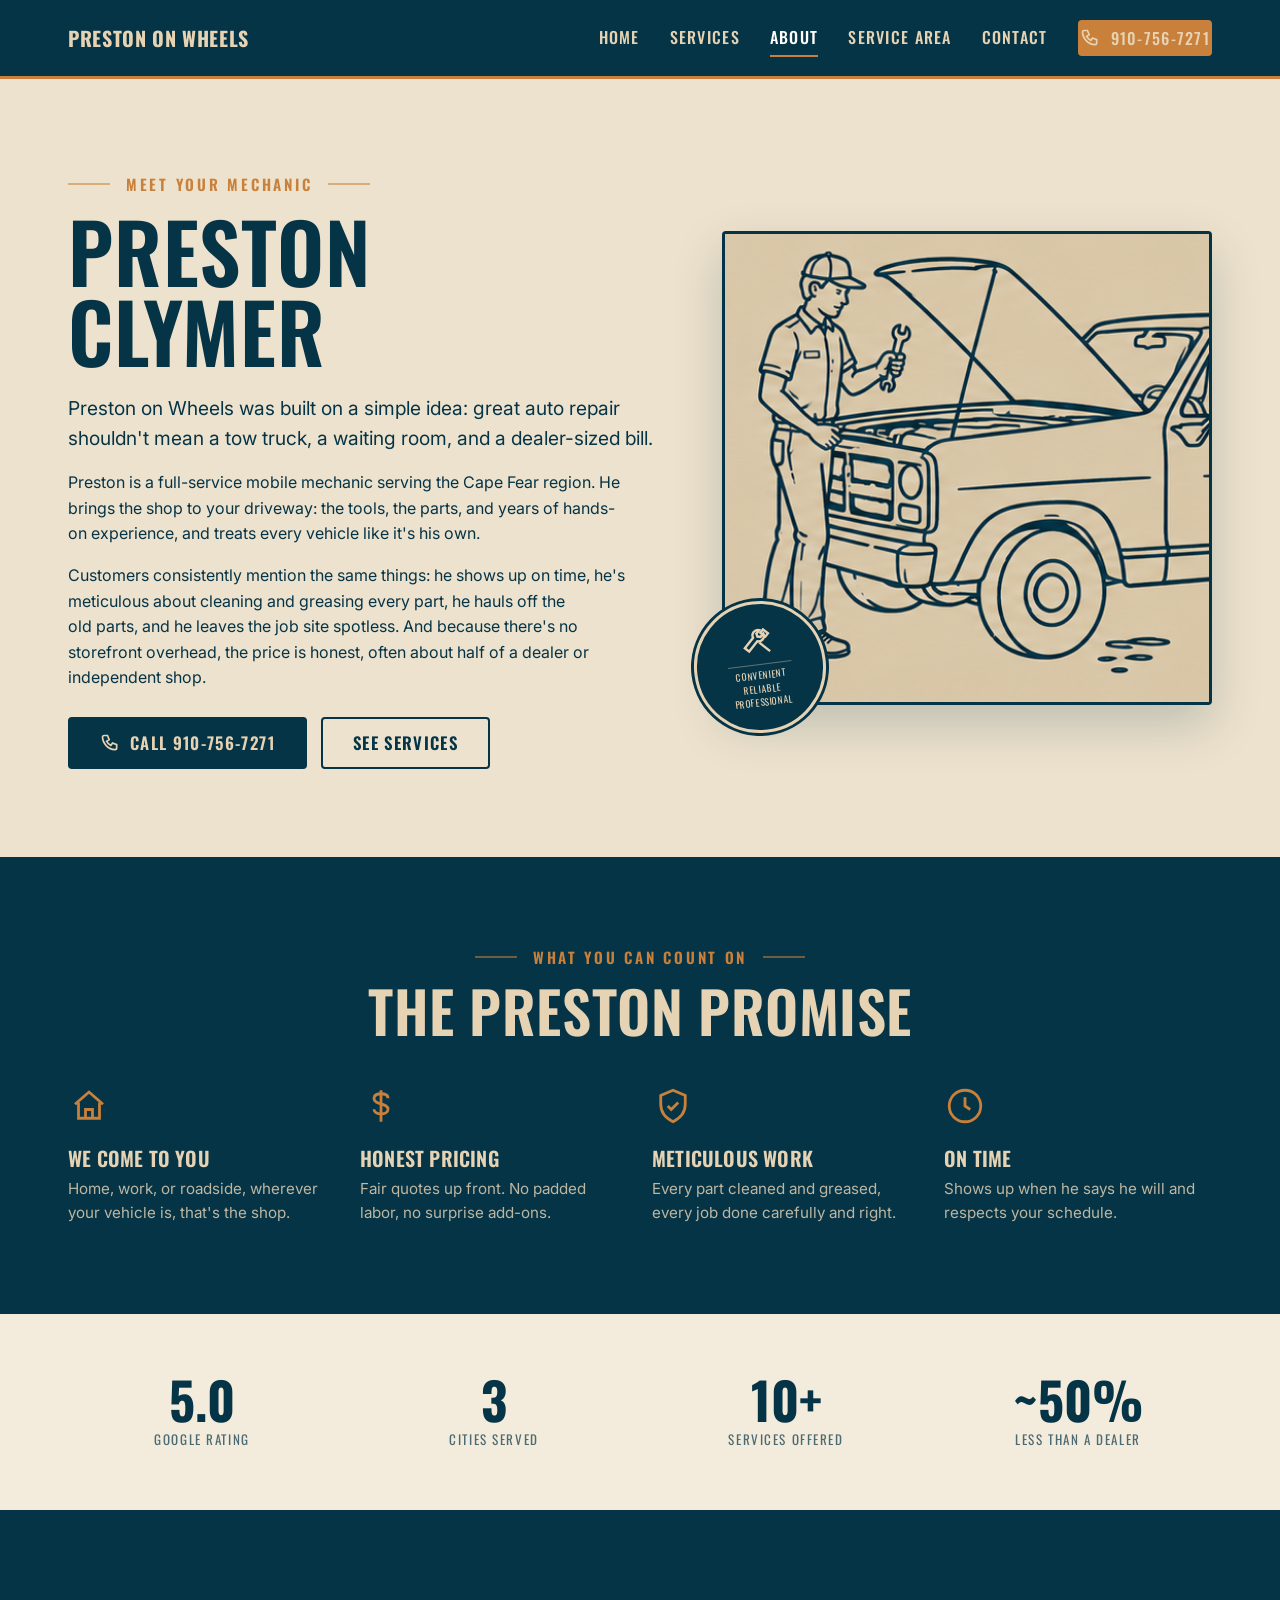
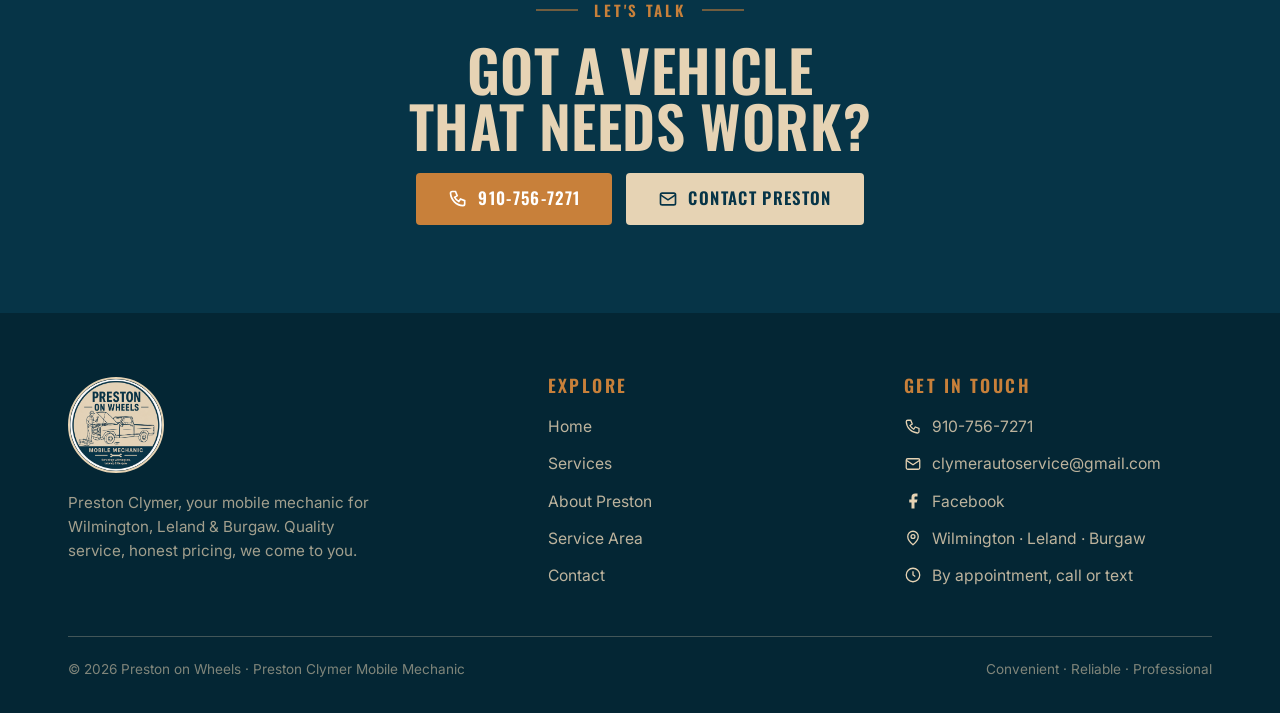
<file: about.html>
<!DOCTYPE html>
<html lang="en" data-font="oswald">
<head>
<meta charset="UTF-8" />
<meta name="viewport" content="width=device-width, initial-scale=1.0" />
<title>About · Preston on Wheels</title>
<meta name="description" content="Meet Preston Clymer, the mobile mechanic behind Preston on Wheels: honest, meticulous auto repair that comes to you in Wilmington, Leland & Burgaw, NC." />
<link rel="stylesheet" href="styles.css" />
</head>
<body>

<header class="nav">
  <div class="container nav__inner">
    <a class="nav__brand" href="index.html">
      <span class="nav__brand-text"><span>Preston on Wheels</span></span>
    </a>
    <button class="nav__toggle" aria-label="Menu" onclick="document.getElementById('navlinks').classList.toggle('open')">
      <svg width="28" height="28"><use href="assets/icons.svg#i-menu"/></svg>
    </button>
    <nav class="nav__links" id="navlinks">
      <a href="index.html">Home</a>
      <a href="services.html">Services</a>
      <a href="about.html" aria-current="page">About</a>
      <a href="index.html#area">Service Area</a>
      <a href="contact.html">Contact</a>
      <a class="btn btn--amber nav__phone" href="tel:9107567271"><svg><use href="assets/icons.svg#i-phone"/></svg> 910-756-7271</a>
    </nav>
  </div>
</header>

<!-- intro split -->
<section class="section section--cream about-intro">
  <div class="container about-intro__grid">
    <div class="about-intro__text reveal">
      <span class="eyebrow eyebrow--amber both">Meet Your Mechanic</span>
      <h1 class="display">Preston<br/>Clymer</h1>
      <p class="lead">Preston on Wheels was built on a simple idea: great auto repair shouldn't mean a tow truck, a waiting room, and a dealer-sized bill.</p>
      <p>Preston is a full-service mobile mechanic serving the Cape Fear region. He brings the shop to your driveway: the tools, the parts, and years of hands-on experience, and treats every vehicle like it's his own.</p>
      <p>Customers consistently mention the same things: he shows up on time, he's meticulous about cleaning and greasing every part, he hauls off the old parts, and he leaves the job site spotless. And because there's no storefront overhead, the price is honest, often about half of a dealer or independent shop.</p>
      <div class="about-cta">
        <a class="btn btn--navy" href="tel:9107567271"><svg><use href="assets/icons.svg#i-phone"/></svg> Call 910-756-7271</a>
        <a class="btn btn--outline on-cream" href="services.html">See Services</a>
      </div>
    </div>
    <div class="about-intro__art reveal">
      <img class="about-photo" src="assets/mechanic-vignette.png" alt="Preston working under the hood" />
      <div class="emblem about-emblem">
        <svg><use href="assets/icons.svg#i-tools"/></svg>
        <div class="rule"></div>
        <span>Convenient<br/>Reliable<br/>Professional</span>
      </div>
    </div>
  </div>
</section>

<!-- values -->
<section class="section section--navy">
  <div class="container">
    <div class="reviews-head reveal">
      <span class="eyebrow eyebrow--amber eyebrow--center both">What You Can Count On</span>
      <h2 class="section-title" style="text-align:center">The Preston promise</h2>
    </div>
    <div class="promise-grid reveal">
      <div class="promise"><svg><use href="assets/icons.svg#i-house"/></svg><h3>We Come To You</h3><p>Home, work, or roadside, wherever your vehicle is, that's the shop.</p></div>
      <div class="promise"><svg><use href="assets/icons.svg#i-dollar"/></svg><h3>Honest Pricing</h3><p>Fair quotes up front. No padded labor, no surprise add-ons.</p></div>
      <div class="promise"><svg><use href="assets/icons.svg#i-shield"/></svg><h3>Meticulous Work</h3><p>Every part cleaned and greased, every job done carefully and right.</p></div>
      <div class="promise"><svg><use href="assets/icons.svg#i-clock"/></svg><h3>On Time</h3><p>Shows up when he says he will and respects your schedule.</p></div>
    </div>
  </div>
</section>

<!-- stat band -->
<section class="section section--soft section--tight">
  <div class="container stat-row reveal">
    <div class="stat"><span class="stat__n">5.0</span><span class="stat__l">Google Rating</span></div>
    <div class="stat"><span class="stat__n">3</span><span class="stat__l">Cities Served</span></div>
    <div class="stat"><span class="stat__n">10+</span><span class="stat__l">Services Offered</span></div>
    <div class="stat"><span class="stat__n">~50%</span><span class="stat__l">Less Than A Dealer</span></div>
  </div>
</section>

<!-- CTA -->
<section class="section section--navy cta-band">
  <div class="container cta-band__inner reveal">
    <span class="eyebrow eyebrow--amber eyebrow--center both">Let's talk</span>
    <h2 class="section-title">Got a vehicle<br/>that needs work?</h2>
    <div class="cta-band__actions">
      <a class="btn btn--amber" href="tel:9107567271"><svg><use href="assets/icons.svg#i-phone"/></svg> 910-756-7271</a>
      <a class="btn btn--cream" href="contact.html"><svg><use href="assets/icons.svg#i-mail"/></svg> Contact Preston</a>
    </div>
  </div>
</section>

<footer class="footer">
  <div class="container">
    <div class="footer__grid">
      <div class="footer__brand">
        <img src="assets/logo-circle.png" alt="Preston on Wheels" />
        <p>Preston Clymer, your mobile mechanic for Wilmington, Leland &amp; Burgaw. Quality service, honest pricing, we come to you.</p>
      </div>
      <div>
        <h4>Explore</h4>
        <ul>
          <li><a href="index.html">Home</a></li>
          <li><a href="services.html">Services</a></li>
          <li><a href="about.html">About Preston</a></li>
          <li><a href="index.html#area">Service Area</a></li>
          <li><a href="contact.html">Contact</a></li>
        </ul>
      </div>
      <div>
        <h4>Get In Touch</h4>
        <ul class="footer__contact">
          <li><a href="tel:9107567271"><svg><use href="assets/icons.svg#i-phone"/></svg> 910-756-7271</a></li>
          <li><a href="mailto:clymerautoservice@gmail.com"><svg><use href="assets/icons.svg#i-mail"/></svg> clymerautoservice@gmail.com</a></li>
          <li><a href="https://www.facebook.com/p/Preston-on-Wheels-61576012821730/" target="_blank" rel="noopener"><svg width="18" height="18" viewBox="0 0 24 24" style="fill:currentColor;stroke:none;flex:none"><path d="M18 2h-3a5 5 0 0 0-5 5v3H7v4h3v8h4v-8h3l1-4h-4V7a1 1 0 0 1 1-1h3z"/></svg> Facebook</a></li>
          <li><svg><use href="assets/icons.svg#i-pin"/></svg> Wilmington · Leland · Burgaw</li>
          <li><svg><use href="assets/icons.svg#i-clock"/></svg> By appointment, call or text</li>
        </ul>
      </div>
    </div>
    <div class="footer__bottom">
      <span>© 2026 Preston on Wheels · Preston Clymer Mobile Mechanic</span>
      <span>Convenient · Reliable · Professional</span>
    </div>
  </div>
</footer>

<script src="site.js"></script>
</body>
</html>
</file>
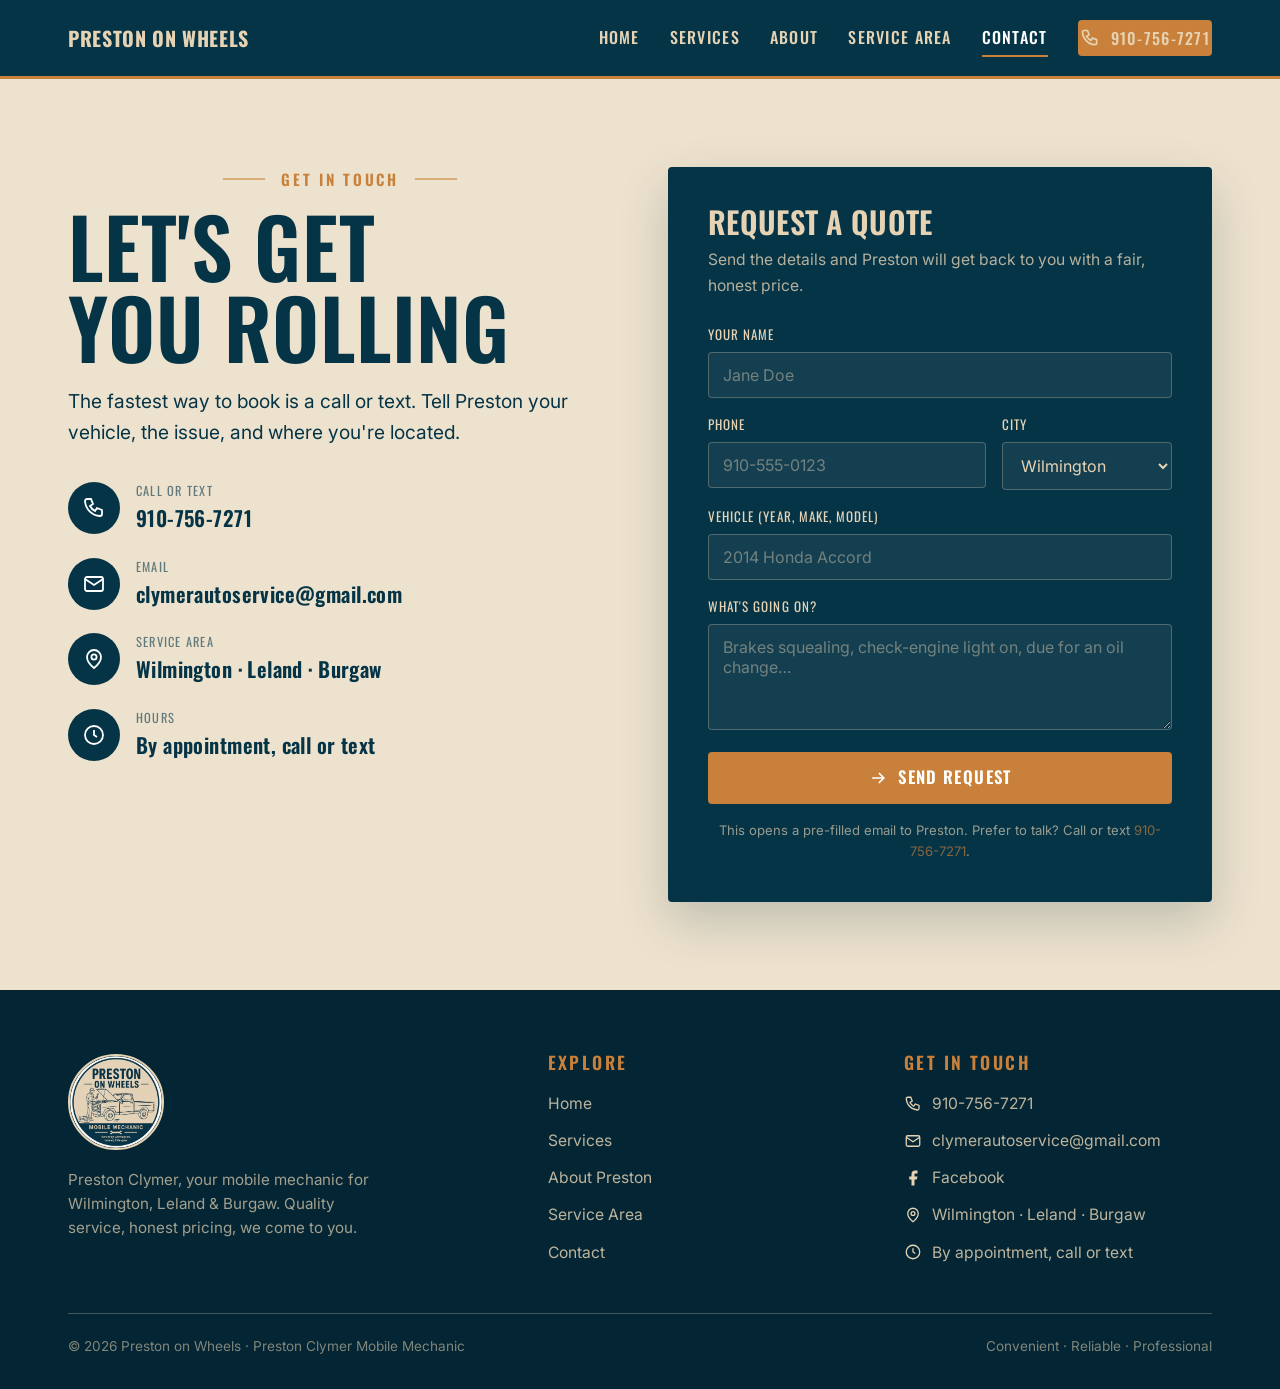
<file: contact.html>
<!DOCTYPE html>
<html lang="en" data-font="oswald">
<head>
<meta charset="UTF-8" />
<meta name="viewport" content="width=device-width, initial-scale=1.0" />
<title>Contact · Preston on Wheels</title>
<meta name="description" content="Call, text or email Preston on Wheels to book mobile auto repair in Wilmington, Leland & Burgaw, NC. 910-756-7271 · clymerautoservice@gmail.com" />
<link rel="stylesheet" href="styles.css" />
</head>
<body>

<header class="nav">
  <div class="container nav__inner">
    <a class="nav__brand" href="index.html">
      <span class="nav__brand-text"><span>Preston on Wheels</span></span>
    </a>
    <button class="nav__toggle" aria-label="Menu" onclick="document.getElementById('navlinks').classList.toggle('open')">
      <svg width="28" height="28"><use href="assets/icons.svg#i-menu"/></svg>
    </button>
    <nav class="nav__links" id="navlinks">
      <a href="index.html">Home</a>
      <a href="services.html">Services</a>
      <a href="about.html">About</a>
      <a href="index.html#area">Service Area</a>
      <a href="contact.html" aria-current="page">Contact</a>
      <a class="btn btn--amber nav__phone" href="tel:9107567271"><svg><use href="assets/icons.svg#i-phone"/></svg> 910-756-7271</a>
    </nav>
  </div>
</header>

<section class="section section--cream contact-sec">
  <div class="container contact-grid">
    <!-- left: details -->
    <div class="contact-info reveal">
      <span class="eyebrow eyebrow--amber eyebrow--center both">Get In Touch</span>
      <h1 class="display">Let's get<br/>you rolling</h1>
      <p class="lead">The fastest way to book is a call or text. Tell Preston your vehicle, the issue, and where you're located.</p>

      <ul class="contact-list">
        <li>
          <span class="contact-list__ic"><svg><use href="assets/icons.svg#i-phone"/></svg></span>
          <div><span class="contact-list__lbl">Call or Text</span><a class="contact-list__val" href="tel:9107567271">910-756-7271</a></div>
        </li>
        <li>
          <span class="contact-list__ic"><svg><use href="assets/icons.svg#i-mail"/></svg></span>
          <div><span class="contact-list__lbl">Email</span><a class="contact-list__val" href="mailto:clymerautoservice@gmail.com">clymerautoservice@gmail.com</a></div>
        </li>
        <li>
          <span class="contact-list__ic"><svg><use href="assets/icons.svg#i-pin"/></svg></span>
          <div><span class="contact-list__lbl">Service Area</span><span class="contact-list__val">Wilmington · Leland · Burgaw</span></div>
        </li>
        <li>
          <span class="contact-list__ic"><svg><use href="assets/icons.svg#i-clock"/></svg></span>
          <div><span class="contact-list__lbl">Hours</span><span class="contact-list__val">By appointment, call or text</span></div>
        </li>
      </ul>
    </div>

    <!-- right: request form -->
    <div class="contact-card reveal">
      <h2>Request a quote</h2>
      <p class="contact-card__sub">Send the details and Preston will get back to you with a fair, honest price.</p>
      <form id="quote-form" class="quote-form" novalidate>
        <label>Your name
          <input type="text" name="name" required placeholder="Jane Doe" />
        </label>
        <div class="form-row">
          <label>Phone
            <input type="tel" name="phone" required placeholder="910-555-0123" />
          </label>
          <label>City
            <select name="city">
              <option>Wilmington</option>
              <option>Leland</option>
              <option>Burgaw</option>
              <option>Nearby, ask</option>
            </select>
          </label>
        </div>
        <label>Vehicle (year, make, model)
          <input type="text" name="vehicle" placeholder="2014 Honda Accord" />
        </label>
        <label>What's going on?
          <textarea name="message" rows="4" placeholder="Brakes squealing, check-engine light on, due for an oil change…"></textarea>
        </label>
        <button class="btn btn--amber" type="submit"><svg><use href="assets/icons.svg#i-arrow"/></svg> Send Request</button>
        <p class="form-note">This opens a pre-filled email to Preston. Prefer to talk? Call or text <a href="tel:9107567271">910-756-7271</a>.</p>
      </form>
    </div>
  </div>
</section>

<footer class="footer">
  <div class="container">
    <div class="footer__grid">
      <div class="footer__brand">
        <img src="assets/logo-circle.png" alt="Preston on Wheels" />
        <p>Preston Clymer, your mobile mechanic for Wilmington, Leland &amp; Burgaw. Quality service, honest pricing, we come to you.</p>
      </div>
      <div>
        <h4>Explore</h4>
        <ul>
          <li><a href="index.html">Home</a></li>
          <li><a href="services.html">Services</a></li>
          <li><a href="about.html">About Preston</a></li>
          <li><a href="index.html#area">Service Area</a></li>
          <li><a href="contact.html">Contact</a></li>
        </ul>
      </div>
      <div>
        <h4>Get In Touch</h4>
        <ul class="footer__contact">
          <li><a href="tel:9107567271"><svg><use href="assets/icons.svg#i-phone"/></svg> 910-756-7271</a></li>
          <li><a href="mailto:clymerautoservice@gmail.com"><svg><use href="assets/icons.svg#i-mail"/></svg> clymerautoservice@gmail.com</a></li>
          <li><a href="https://www.facebook.com/p/Preston-on-Wheels-61576012821730/" target="_blank" rel="noopener"><svg width="18" height="18" viewBox="0 0 24 24" style="fill:currentColor;stroke:none;flex:none"><path d="M18 2h-3a5 5 0 0 0-5 5v3H7v4h3v8h4v-8h3l1-4h-4V7a1 1 0 0 1 1-1h3z"/></svg> Facebook</a></li>
          <li><svg><use href="assets/icons.svg#i-pin"/></svg> Wilmington · Leland · Burgaw</li>
          <li><svg><use href="assets/icons.svg#i-clock"/></svg> By appointment, call or text</li>
        </ul>
      </div>
    </div>
    <div class="footer__bottom">
      <span>© 2026 Preston on Wheels · Preston Clymer Mobile Mechanic</span>
      <span>Convenient · Reliable · Professional</span>
    </div>
  </div>
</footer>

<script src="site.js"></script>
<script>
  document.getElementById('quote-form').addEventListener('submit', function (e) {
    e.preventDefault();
    const f = e.target;
    const name = f.name.value || 'Customer';
    const subject = encodeURIComponent('Quote request: ' + name);
    const body = encodeURIComponent(
      'Name: ' + (f.name.value || '') + '\n' +
      'Phone: ' + (f.phone.value || '') + '\n' +
      'City: ' + (f.city.value || '') + '\n' +
      'Vehicle: ' + (f.vehicle.value || '') + '\n\n' +
      (f.message.value || '')
    );
    window.location.href = 'mailto:clymerautoservice@gmail.com?subject=' + subject + '&body=' + body;
  });
</script>
</body>
</html>
</file>
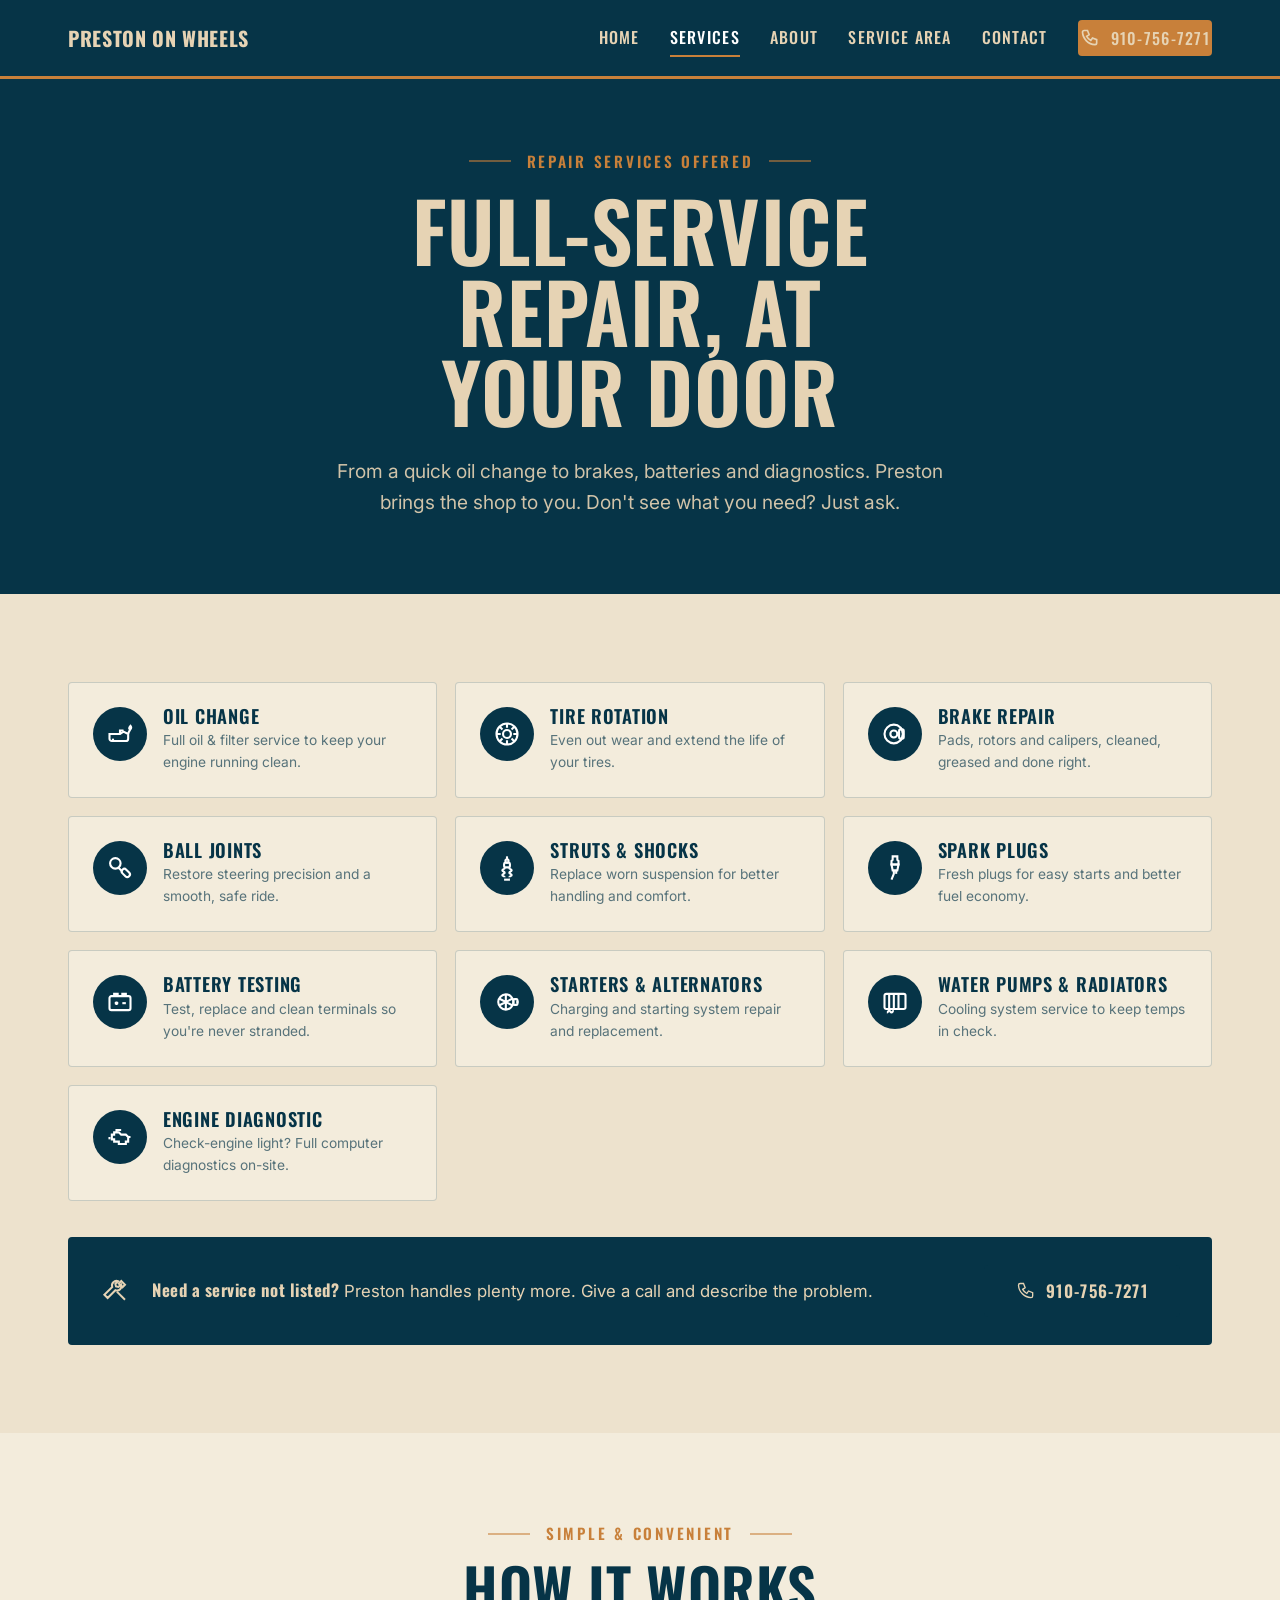
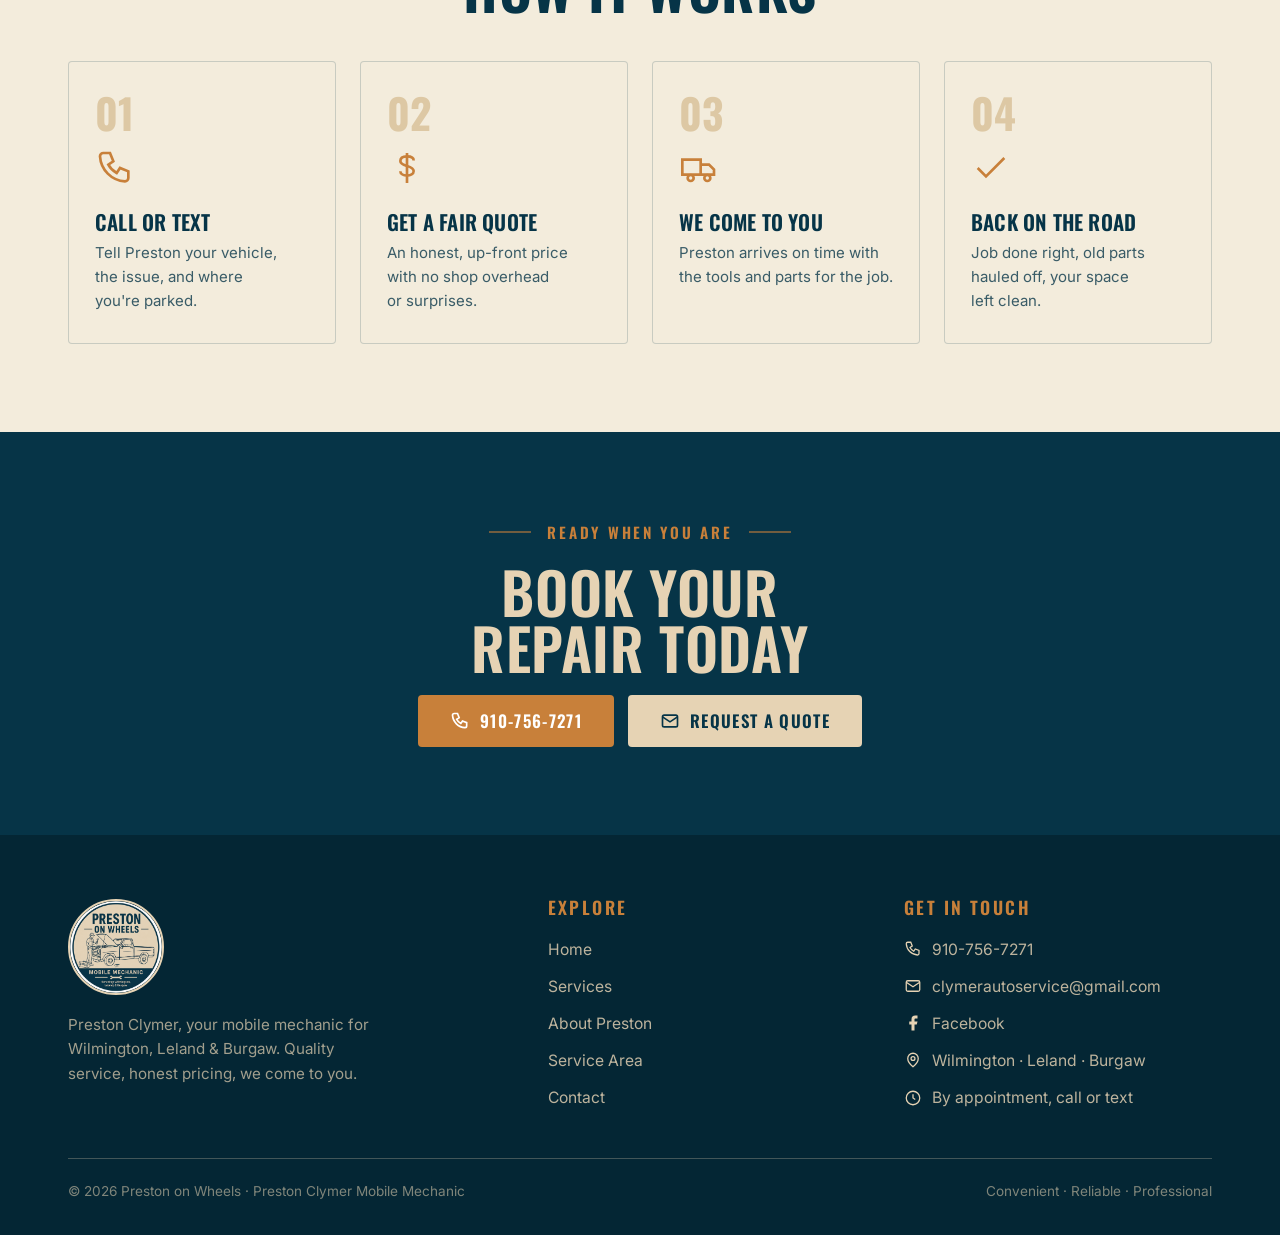
<file: services.html>
<!DOCTYPE html>
<html lang="en" data-font="oswald">
<head>
<meta charset="UTF-8" />
<meta name="viewport" content="width=device-width, initial-scale=1.0" />
<title>Services · Preston on Wheels</title>
<meta name="description" content="Mobile auto repair services: oil changes, brakes, batteries, spark plugs, starters, struts, diagnostics and more, at your driveway in Wilmington, Leland & Burgaw." />
<link rel="stylesheet" href="styles.css" />
</head>
<body>

<header class="nav">
  <div class="container nav__inner">
    <a class="nav__brand" href="index.html">
      <span class="nav__brand-text"><span>Preston on Wheels</span></span>
    </a>
    <button class="nav__toggle" aria-label="Menu" onclick="document.getElementById('navlinks').classList.toggle('open')">
      <svg width="28" height="28"><use href="assets/icons.svg#i-menu"/></svg>
    </button>
    <nav class="nav__links" id="navlinks">
      <a href="index.html">Home</a>
      <a href="services.html" aria-current="page">Services</a>
      <a href="about.html">About</a>
      <a href="index.html#area">Service Area</a>
      <a href="contact.html">Contact</a>
      <a class="btn btn--amber nav__phone" href="tel:9107567271"><svg><use href="assets/icons.svg#i-phone"/></svg> 910-756-7271</a>
    </nav>
  </div>
</header>

<!-- page header -->
<section class="section section--navy page-head" style="text-align:center">
  <div class="container">
    <span class="eyebrow eyebrow--amber eyebrow--center both">Repair Services Offered</span>
    <h1 class="display">Full-service<br/>repair, at<br/>your door</h1>
    <p class="lead hero-sub" style="margin-left:auto;margin-right:auto">From a quick oil change to brakes, batteries and diagnostics. Preston brings the shop to you. Don't see what you need? Just ask.</p>
  </div>
</section>

<!-- services grid -->
<section class="section section--cream">
  <div class="container">
    <div class="svc-grid svc-grid--full reveal">
      <div class="svc svc--lg"><span class="svc__ic"><svg><use href="assets/icons.svg#i-oil"/></svg></span><div><div class="svc__t">Oil Change</div><div class="svc__d">Full oil &amp; filter service to keep your engine running clean.</div></div></div>
      <div class="svc svc--lg"><span class="svc__ic"><svg><use href="assets/icons.svg#i-tire"/></svg></span><div><div class="svc__t">Tire Rotation</div><div class="svc__d">Even out wear and extend the life of your tires.</div></div></div>
      <div class="svc svc--lg"><span class="svc__ic"><svg><use href="assets/icons.svg#i-brake"/></svg></span><div><div class="svc__t">Brake Repair</div><div class="svc__d">Pads, rotors and calipers, cleaned, greased and done right.</div></div></div>
      <div class="svc svc--lg"><span class="svc__ic"><svg><use href="assets/icons.svg#i-balljoint"/></svg></span><div><div class="svc__t">Ball Joints</div><div class="svc__d">Restore steering precision and a smooth, safe ride.</div></div></div>
      <div class="svc svc--lg"><span class="svc__ic"><svg><use href="assets/icons.svg#i-strut"/></svg></span><div><div class="svc__t">Struts &amp; Shocks</div><div class="svc__d">Replace worn suspension for better handling and comfort.</div></div></div>
      <div class="svc svc--lg"><span class="svc__ic"><svg><use href="assets/icons.svg#i-spark"/></svg></span><div><div class="svc__t">Spark Plugs</div><div class="svc__d">Fresh plugs for easy starts and better fuel economy.</div></div></div>
      <div class="svc svc--lg"><span class="svc__ic"><svg><use href="assets/icons.svg#i-battery"/></svg></span><div><div class="svc__t">Battery Testing</div><div class="svc__d">Test, replace and clean terminals so you're never stranded.</div></div></div>
      <div class="svc svc--lg"><span class="svc__ic"><svg><use href="assets/icons.svg#i-alternator"/></svg></span><div><div class="svc__t">Starters &amp; Alternators</div><div class="svc__d">Charging and starting system repair and replacement.</div></div></div>
      <div class="svc svc--lg"><span class="svc__ic"><svg><use href="assets/icons.svg#i-radiator"/></svg></span><div><div class="svc__t">Water Pumps &amp; Radiators</div><div class="svc__d">Cooling system service to keep temps in check.</div></div></div>
      <div class="svc svc--lg"><span class="svc__ic"><svg><use href="assets/icons.svg#i-engine"/></svg></span><div><div class="svc__t">Engine Diagnostic</div><div class="svc__d">Check-engine light? Full computer diagnostics on-site.</div></div></div>
    </div>
    <div class="not-listed reveal">
      <svg width="30" height="30"><use href="assets/icons.svg#i-tools"/></svg>
      <p><strong>Need a service not listed?</strong> Preston handles plenty more. Give a call and describe the problem.</p>
      <a class="btn btn--navy" href="tel:9107567271"><svg><use href="assets/icons.svg#i-phone"/></svg> 910-756-7271</a>
    </div>
  </div>
</section>

<!-- how it works -->
<section class="section section--soft">
  <div class="container">
    <div class="reviews-head reveal">
      <span class="eyebrow eyebrow--amber eyebrow--center both">Simple &amp; Convenient</span>
      <h2 class="section-title" style="text-align:center">How it works</h2>
    </div>
    <div class="steps reveal">
      <div class="step">
        <span class="step__n">01</span>
        <svg class="step__ic"><use href="assets/icons.svg#i-phone"/></svg>
        <h3>Call or text</h3>
        <p>Tell Preston your vehicle, the issue, and where you're parked.</p>
      </div>
      <div class="step">
        <span class="step__n">02</span>
        <svg class="step__ic"><use href="assets/icons.svg#i-dollar"/></svg>
        <h3>Get a fair quote</h3>
        <p>An honest, up-front price with no shop overhead or surprises.</p>
      </div>
      <div class="step">
        <span class="step__n">03</span>
        <svg class="step__ic"><use href="assets/icons.svg#i-truck"/></svg>
        <h3>We come to you</h3>
        <p>Preston arrives on time with the tools and parts for the job.</p>
      </div>
      <div class="step">
        <span class="step__n">04</span>
        <svg class="step__ic"><use href="assets/icons.svg#i-check"/></svg>
        <h3>Back on the road</h3>
        <p>Job done right, old parts hauled off, your space left clean.</p>
      </div>
    </div>
  </div>
</section>

<!-- CTA -->
<section class="section section--navy cta-band">
  <div class="container cta-band__inner reveal">
    <span class="eyebrow eyebrow--amber eyebrow--center both">Ready when you are</span>
    <h2 class="section-title">Book your<br/>repair today</h2>
    <div class="cta-band__actions">
      <a class="btn btn--amber" href="tel:9107567271"><svg><use href="assets/icons.svg#i-phone"/></svg> 910-756-7271</a>
      <a class="btn btn--cream" href="contact.html"><svg><use href="assets/icons.svg#i-mail"/></svg> Request a Quote</a>
    </div>
  </div>
</section>

<footer class="footer">
  <div class="container">
    <div class="footer__grid">
      <div class="footer__brand">
        <img src="assets/logo-circle.png" alt="Preston on Wheels" />
        <p>Preston Clymer, your mobile mechanic for Wilmington, Leland &amp; Burgaw. Quality service, honest pricing, we come to you.</p>
      </div>
      <div>
        <h4>Explore</h4>
        <ul>
          <li><a href="index.html">Home</a></li>
          <li><a href="services.html">Services</a></li>
          <li><a href="about.html">About Preston</a></li>
          <li><a href="index.html#area">Service Area</a></li>
          <li><a href="contact.html">Contact</a></li>
        </ul>
      </div>
      <div>
        <h4>Get In Touch</h4>
        <ul class="footer__contact">
          <li><a href="tel:9107567271"><svg><use href="assets/icons.svg#i-phone"/></svg> 910-756-7271</a></li>
          <li><a href="mailto:clymerautoservice@gmail.com"><svg><use href="assets/icons.svg#i-mail"/></svg> clymerautoservice@gmail.com</a></li>
          <li><a href="https://www.facebook.com/p/Preston-on-Wheels-61576012821730/" target="_blank" rel="noopener"><svg width="18" height="18" viewBox="0 0 24 24" style="fill:currentColor;stroke:none;flex:none"><path d="M18 2h-3a5 5 0 0 0-5 5v3H7v4h3v8h4v-8h3l1-4h-4V7a1 1 0 0 1 1-1h3z"/></svg> Facebook</a></li>
          <li><svg><use href="assets/icons.svg#i-pin"/></svg> Wilmington · Leland · Burgaw</li>
          <li><svg><use href="assets/icons.svg#i-clock"/></svg> By appointment, call or text</li>
        </ul>
      </div>
    </div>
    <div class="footer__bottom">
      <span>© 2026 Preston on Wheels · Preston Clymer Mobile Mechanic</span>
      <span>Convenient · Reliable · Professional</span>
    </div>
  </div>
</footer>

<script src="site.js"></script>
</body>
</html>
</file>
<file: styles.css>
/* ============================================================
   PRESTON ON WHEELS — shared design system
   Navy + cream vintage garage signage
   ============================================================ */

@import url('https://fonts.googleapis.com/css2?family=Bebas+Neue&family=Oswald:wght@300;400;500;600;700&family=Zilla+Slab:wght@400;500;600;700&family=Inter:wght@400;500;600;700&display=swap');

:root {
  /* brand palette — sampled from the flyer */
  --navy:        #063447;
  --navy-800:    #0a3f55;
  --navy-700:    #114c64;
  --navy-900:    #042634;
  --cream:       #e6d3b4;   /* card cream */
  --cream-bg:    #ede2cd;   /* page background */
  --cream-soft:  #f3ecdc;   /* lighter panels */
  --cream-deep:  #ddc8a4;
  --amber:       #c8803a;   /* sparing accent — stars, hovers */
  --amber-deep:  #a9692c;
  --ink:         #063447;
  --line:        rgba(6, 52, 71, 0.18);
  --line-cream:  rgba(230, 211, 180, 0.28);

  /* type — heading family is swappable via Tweaks */
  --font-head: 'Oswald', sans-serif;
  --font-body: 'Inter', sans-serif;
  --head-weight: 600;
  --head-spacing: 0.01em;

  --maxw: 1200px;
  --radius: 4px;
}

/* heading-font variants set on <html data-font> */
html[data-font="bebas"]  { --font-head: 'Bebas Neue', sans-serif; --head-weight: 400; --head-spacing: 0.03em; }
html[data-font="oswald"] { --font-head: 'Oswald', sans-serif;     --head-weight: 600; --head-spacing: 0.01em; }
html[data-font="slab"]   { --font-head: 'Zilla Slab', serif;      --head-weight: 700; --head-spacing: 0em; }

* { box-sizing: border-box; margin: 0; padding: 0; }

html { scroll-behavior: smooth; }

body {
  font-family: var(--font-body);
  background: var(--cream-bg);
  color: var(--ink);
  line-height: 1.6;
  -webkit-font-smoothing: antialiased;
  text-rendering: optimizeLegibility;
}

/* subtle paper grain on cream background */
body::before {
  content: "";
  position: fixed;
  inset: 0;
  pointer-events: none;
  z-index: 0;
  opacity: 0.5;
  background-image: url("data:image/svg+xml,%3Csvg xmlns='http://www.w3.org/2000/svg' width='160' height='160'%3E%3Cfilter id='n'%3E%3CfeTurbulence type='fractalNoise' baseFrequency='0.9' numOctaves='2' stitchTiles='stitch'/%3E%3CfeColorMatrix type='saturate' values='0'/%3E%3C/filter%3E%3Crect width='100%25' height='100%25' filter='url(%23n)' opacity='0.05'/%3E%3C/svg%3E");
}

img { max-width: 100%; display: block; }

a { color: inherit; text-decoration: none; }

/* ---------- layout ---------- */
.container { width: 100%; max-width: var(--maxw); margin: 0 auto; padding: 0 28px; }
.section { position: relative; z-index: 1; padding: 88px 0; }
.section--navy { background: var(--navy); color: var(--cream); }
.section--cream { background: var(--cream-bg); }
.section--soft  { background: var(--cream-soft); }
.section--tight { padding: 60px 0; }

/* ---------- type ---------- */
h1, h2, h3, h4 { font-family: var(--font-head); font-weight: var(--head-weight); letter-spacing: var(--head-spacing); line-height: 1.0; text-transform: uppercase; }
.display { font-size: clamp(2.8rem, 6.4vw, 5.5rem); line-height: 0.98; }
h2.section-title { font-size: clamp(2.2rem, 4.5vw, 3.6rem); line-height: 0.96; }
h3 { font-size: 1.5rem; line-height: 1.05; }
p { text-wrap: pretty; }
.lead { font-size: 1.2rem; line-height: 1.6; }

/* eyebrow — kicker label flanked by rules (matches flyer headers) */
.eyebrow {
  display: inline-flex; align-items: center; gap: 16px;
  font-family: var(--font-head); font-weight: 600;
  text-transform: uppercase; letter-spacing: 0.18em;
  font-size: 0.95rem;
}
.eyebrow.both::before, .eyebrow.both::after {
  content: ""; height: 2px; width: 42px; background: currentColor; opacity: 0.55;
}
.eyebrow--center { display: flex; justify-content: center; }
.eyebrow--amber { color: var(--amber); }

/* ---------- buttons ---------- */
.btn {
  display: inline-flex; align-items: center; gap: 10px;
  font-family: var(--font-head); font-weight: 600; text-transform: uppercase;
  letter-spacing: 0.08em; font-size: 1.05rem;
  padding: 14px 30px; border: 2px solid transparent; border-radius: var(--radius);
  cursor: pointer; transition: transform .15s ease, background .2s ease, color .2s ease, box-shadow .2s ease;
  line-height: 1; white-space: nowrap;
}
.btn svg { width: 20px; height: 20px; stroke: currentColor; fill: none; stroke-width: 2; }
.btn--navy { background: var(--navy); color: var(--cream); }
.btn--navy:hover { background: var(--navy-900); transform: translateY(-2px); }
.btn--cream { background: var(--cream); color: var(--navy); }
.btn--cream:hover { background: #fff; transform: translateY(-2px); }
.btn--amber { background: var(--amber); color: #fff; }
.btn--amber:hover { background: var(--amber-deep); transform: translateY(-2px); }
.btn--outline { background: transparent; border-color: currentColor; }
.btn--outline:hover { background: currentColor; }
.btn--outline.on-navy:hover { color: var(--navy); }
.btn--outline.on-cream:hover { color: var(--cream); }

/* ---------- top nav ---------- */
.nav {
  position: sticky; top: 0; z-index: 50;
  background: var(--navy); color: var(--cream);
  border-bottom: 3px solid var(--amber);
}
.nav__inner { display: flex; align-items: center; justify-content: space-between; height: 76px; }
.nav__brand { display: flex; align-items: center; }
.nav__brand-text { font-family: var(--font-head); font-weight: 700; text-transform: uppercase; line-height: 0.9; letter-spacing: 0.04em; }
.nav__brand-text small { display: block; font-size: 0.62rem; letter-spacing: 0.28em; color: var(--amber); font-weight: 500; }
.nav__brand-text span { font-size: 1.25rem; }
.nav__links { display: flex; align-items: center; gap: 30px; }
.nav__links a {
  font-family: var(--font-head); text-transform: uppercase; letter-spacing: 0.08em;
  font-weight: 500; font-size: 1rem; padding: 6px 0; position: relative; color: var(--cream);
}
.nav__links a::after { content: ""; position: absolute; left: 0; right: 100%; bottom: 0; height: 2px; background: var(--amber); transition: right .25s ease; }
.nav__links a:hover::after, .nav__links a[aria-current="page"]::after { right: 0; }
.nav__links a[aria-current="page"] { color: #fff; }
.nav__phone { display: inline-flex; align-items: center; gap: 11px; white-space: nowrap; padding: 13px 32px; letter-spacing: 0.04em; }
.nav__phone svg { flex: none; }
.nav__toggle { display: none; background: none; border: 0; color: var(--cream); cursor: pointer; padding: 6px; }
.nav__toggle svg { stroke: currentColor; fill: none; stroke-width: 2; }

/* ---------- footer ---------- */
.footer { background: var(--navy-900); color: var(--cream); padding: 64px 0 32px; position: relative; z-index: 1; }
.footer__grid { display: grid; grid-template-columns: 1.4fr 1fr 1fr; gap: 48px; }
.footer__brand img { width: 96px; height: 96px; border-radius: 50%; border: 2px solid var(--cream); margin-bottom: 18px; }
.footer__brand p { color: rgba(230,211,180,0.7); font-size: 0.95rem; max-width: 32ch; }
.footer h4 { font-size: 1.1rem; letter-spacing: 0.14em; margin-bottom: 20px; color: var(--amber); }
.footer ul { list-style: none; display: flex; flex-direction: column; gap: 12px; }
.footer ul a, .footer ul li { color: rgba(230,211,180,0.82); font-size: 0.98rem; }
.footer ul a:hover { color: #fff; }
.footer__contact li { display: flex; align-items: center; gap: 10px; }
.footer__contact li a { display: flex; align-items: center; gap: 10px; }
.footer__contact svg { flex: none; width: 18px; height: 18px; color: var(--cream); stroke: currentColor; fill: none; stroke-width: 1.7; }
.footer__bottom { margin-top: 48px; padding-top: 22px; border-top: 1px solid var(--line-cream); display: flex; justify-content: space-between; gap: 16px; flex-wrap: wrap; color: rgba(230,211,180,0.55); font-size: 0.85rem; }

/* ---------- emblem / badge ---------- */
.emblem {
  display: inline-flex; flex-direction: column; align-items: center; justify-content: center;
  width: 132px; height: 132px; border-radius: 50%;
  background: var(--navy); color: var(--cream); border: 3px solid var(--cream);
  box-shadow: 0 0 0 3px var(--navy);
  text-align: center; gap: 4px; padding: 10px;
}
.emblem svg { width: 36px; height: 36px; color: var(--cream); stroke: currentColor; fill: none; stroke-width: 1.6; }
.emblem span { font-family: var(--font-head); font-size: 0.58rem; letter-spacing: 0.07em; line-height: 1.5; text-transform: uppercase; }
.emblem .rule { width: 60%; height: 1px; background: var(--cream-light, var(--cream)); opacity: .4; }

/* ---------- service cards ---------- */
.svc-grid { display: grid; grid-template-columns: repeat(auto-fill, minmax(250px, 1fr)); gap: 18px; }
.svc-grid--3 { grid-template-columns: repeat(3, 1fr); }
@media (max-width: 860px) { .svc-grid--3 { grid-template-columns: repeat(2, 1fr); } }
@media (max-width: 560px) { .svc-grid--3 { grid-template-columns: 1fr; } }
.svc {
  display: flex; align-items: center; gap: 16px;
  background: var(--cream-soft); border: 1.5px solid var(--line);
  padding: 18px 20px; border-radius: var(--radius);
  transition: transform .15s ease, box-shadow .2s ease, background .2s ease;
}
.svc:hover { transform: translateY(-3px); box-shadow: 0 10px 24px rgba(6,52,71,0.12); background: #fff; }
.svc__ic {
  flex: none; width: 54px; height: 54px; border-radius: 50%;
  background: var(--navy); color: #fff;
  display: grid; place-items: center;
}
.svc__ic svg { width: 28px; height: 28px; stroke: currentColor; fill: none; stroke-width: 1.8; }
.svc__t { font-family: var(--font-head); font-weight: 600; text-transform: uppercase; letter-spacing: 0.04em; font-size: 1.15rem; line-height: 1; }
.svc__d { font-size: 0.86rem; color: rgba(6,52,71,0.66); margin-top: 4px; }

/* ---------- reviews ---------- */
.reviews { display: grid; grid-template-columns: repeat(3, 1fr); gap: 24px; }
.review {
  background: var(--cream-soft); border: 1.5px solid var(--line); border-radius: var(--radius);
  padding: 30px; display: flex; flex-direction: column; gap: 16px; position: relative;
}
.review__stars { display: flex; gap: 3px; color: var(--amber); }
.review__stars svg { width: 20px; height: 20px; fill: currentColor; stroke: none; }
.review__body { font-size: 0.98rem; line-height: 1.62; }
.review__who { display: flex; align-items: center; gap: 12px; margin-top: auto; }
.review__avatar { width: 42px; height: 42px; border-radius: 50%; background: var(--navy); color: var(--cream); display: grid; place-items: center; font-family: var(--font-head); font-weight: 700; font-size: 1.05rem; }
.review__name { font-family: var(--font-head); font-weight: 600; text-transform: uppercase; letter-spacing: 0.04em; line-height: 1; }
.review__meta { font-size: 0.78rem; color: rgba(6,52,71,0.55); }

/* ---------- FAQ accordion ---------- */
.faq { max-width: 820px; margin: 0 auto; }
.faq details {
  border-bottom: 1.5px solid var(--line-cream);
}
.faq summary {
  list-style: none; cursor: pointer; padding: 26px 48px 26px 0; position: relative;
  font-family: var(--font-head); font-weight: 500; text-transform: uppercase; letter-spacing: 0.03em;
  font-size: 1.35rem; line-height: 1.1;
}
.faq summary::-webkit-details-marker { display: none; }
.faq summary::after {
  content: "+"; position: absolute; right: 6px; top: 50%; transform: translateY(-50%);
  font-size: 1.8rem; font-family: var(--font-body); font-weight: 300; transition: transform .25s ease; line-height: 1;
}
.faq details[open] summary::after { transform: translateY(-50%) rotate(45deg); }
.faq p { padding: 0 48px 28px 0; opacity: 0.85; font-size: 1.02rem; }
/* open animation — JS handles exclusive close with WAAPI close animation */
.faq details[open] p { animation: faqIn 0.3s ease; }
.faq details.faq-closing p { animation: faqOut 0.22s ease forwards; }
@keyframes faqIn  { from { opacity: 0; transform: translateY(-6px); } to { opacity: 0.85; transform: none; } }
@keyframes faqOut { from { opacity: 0.85; transform: none; } to { opacity: 0; transform: translateY(-6px); } }

/* ---------- map ---------- */
.map-wrap { position: relative; border: 3px solid var(--navy); border-radius: var(--radius); overflow: hidden; box-shadow: 0 16px 40px rgba(6,52,71,0.18); }
#map { height: 480px; width: 100%; }
.leaflet-container { background: var(--cream-deep); font-family: var(--font-body) !important; }
/* vintage tint on map tiles */
.map-tiles { filter: none; }
.area-legend { display: flex; flex-wrap: wrap; gap: 22px; margin-top: 22px; }
.area-legend .city { display: flex; align-items: center; gap: 10px; font-family: var(--font-head); text-transform: uppercase; letter-spacing: 0.06em; font-weight: 500; }
.area-legend .dot { width: 16px; height: 16px; border-radius: 50%; background: var(--amber); border: 2px solid var(--navy); }

/* leaflet custom pins + popups */
.pow-pin { display: flex; align-items: center; gap: 7px; transform: translate(-9px, -9px); white-space: nowrap; }
.pow-pin__dot { width: 16px; height: 16px; border-radius: 50%; background: var(--amber); border: 3px solid var(--navy); box-shadow: 0 2px 6px rgba(0,0,0,.3); }
.pow-pin__lbl { font-family: var(--font-head); font-weight: 600; text-transform: uppercase; letter-spacing: 0.05em; font-size: 0.82rem; color: var(--navy); background: var(--cream-soft); padding: 2px 8px; border-radius: 3px; border: 1.5px solid var(--navy); }
.leaflet-popup-content-wrapper { background: var(--navy); color: var(--cream); border-radius: var(--radius); }
.leaflet-popup-content { font-family: var(--font-body); }
.leaflet-popup-tip { background: var(--navy); }
.leaflet-popup-content strong { font-family: var(--font-head); letter-spacing: 0.04em; }
.leaflet-control-zoom a { color: var(--navy) !important; }

/* ---------- misc ---------- */
.kicker-row { display: flex; align-items: baseline; justify-content: space-between; gap: 24px; flex-wrap: wrap; margin-bottom: 40px; }
.stamp { display: inline-flex; align-items: center; gap: 10px; padding: 8px 16px; border: 2px solid currentColor; border-radius: 100px; font-family: var(--font-head); text-transform: uppercase; letter-spacing: 0.12em; font-size: 0.82rem; font-weight: 500; }
.divider-tools { display: flex; align-items: center; justify-content: center; gap: 14px; color: var(--amber); margin: 10px 0; }
.divider-tools::before, .divider-tools::after { content: ""; height: 2px; width: 80px; background: currentColor; opacity: 0.5; }

/* ============================================================
   HERO VARIANTS — only the active one shows (html[data-hero])
   ============================================================ */
.hero { display: none; position: relative; z-index: 1; }
html[data-hero="split"]  .hero--split  { display: grid; }
html[data-hero="emblem"] .hero--emblem { display: block; }
html[data-hero="banner"] .hero--banner { display: block; }

.hero-sub { max-width: 40ch; margin-top: 26px; opacity: 0.9; }
.hero-cta { display: flex; flex-wrap: wrap; gap: 14px; margin-top: 34px; }
.hero-cta--center { justify-content: center; }

/* --- SPLIT --- */
.hero--split { grid-template-columns: 1.05fr 0.95fr; min-height: calc(100vh - 76px); }
.hero-split__text { background: var(--navy); color: var(--cream); display: flex; align-items: center; padding: 60px 0; }
.hero-split__text .container { padding-right: 48px; }
.hero-split__text .display { margin-top: 18px; }
.hero-split__art {
  background: var(--cream-deep); display: grid; place-items: center; padding: 0;
  position: relative; overflow: hidden;
}
.hero-logo { width: min(78%, 460px); height: auto; border-radius: 50%; position: relative; box-shadow: 0 24px 60px rgba(6,52,71,0.28); border: 5px solid var(--navy); }

/* ---------- hero photo carousel ---------- */
.hero-carousel { position: absolute; inset: 0; }
.hero-slide { position: absolute; inset: 0; opacity: 0; transition: opacity 0.6s ease; }
.hero-slide.active { opacity: 1; }
.hero-slide img { width: 100%; height: 100%; object-fit: cover; display: block; }
.hero-slide__overlay {
  position: absolute; bottom: 0; left: 0; right: 0;
  background: linear-gradient(to top, rgba(6,52,71,0.88) 0%, transparent 60%);
  padding: 48px 28px 48px;
}
.hero-slide__name {
  font-family: var(--font-head); color: #fff; font-size: clamp(1.2rem, 2.5vw, 2rem);
  text-transform: uppercase; letter-spacing: 0.06em; line-height: 1; display: block;
}
.hero-carousel__dots {
  position: absolute; bottom: 18px; left: 0; right: 0;
  display: flex; justify-content: center; gap: 8px; z-index: 5;
}
.hero-dot {
  width: 8px; height: 8px; border-radius: 50%;
  background: rgba(255,255,255,0.45); border: 1px solid rgba(255,255,255,0.2);
  cursor: pointer; padding: 0; transition: background .2s, transform .2s;
}
.hero-dot.active { background: var(--amber); border-color: var(--amber); transform: scale(1.3); }

/* --- EMBLEM --- */
.hero--emblem { background: var(--cream-bg); padding: 76px 0 90px; text-align: center; overflow: hidden; }
.hero-emblem__inner { display: flex; flex-direction: column; align-items: center; position: relative; z-index: 2; }
.hero-emblem-logo { width: min(56%, 300px); border-radius: 50%; border: 5px solid var(--navy); box-shadow: 0 20px 50px rgba(6,52,71,0.25); margin-bottom: 30px; }
.hero--emblem .display { margin-top: 16px; }
.hero--emblem .hero-sub { margin-left: auto; margin-right: auto; max-width: 52ch; }
.hero-deco { position: absolute; color: var(--navy); opacity: 0.06; z-index: 1; }
.hero-deco--l { top: 8%; left: -50px; }
.hero-deco--r { bottom: 4%; right: -60px; }

/* --- BANNER --- */
.hero--banner { background: var(--navy); color: var(--cream); padding: 70px 0; overflow: hidden; }
.hero-banner__inner { display: grid; grid-template-columns: 1fr 1fr; gap: 40px; align-items: center; }
.hero-banner__text .display { margin-top: 16px; }
.hero-banner__art { position: relative; }
.hero-banner__art img { width: 100%; border-radius: var(--radius); border: 3px solid var(--cream); background: var(--cream-deep); filter: saturate(1.02); }
.hero-banner__emblem { position: absolute; top: -24px; right: 18px; z-index: 3; transform: rotate(-6deg); }

/* banner — cream variant (html[data-banner="cream"]) */
html[data-banner="cream"] .hero--banner { background: var(--cream-bg); color: var(--navy); }
html[data-banner="cream"] .hero--banner .hero-banner__art img { border-color: var(--navy); }
html[data-banner="cream"] .hero--banner .btn--outline.on-navy { color: var(--navy); }
html[data-banner="cream"] .hero--banner .btn--outline.on-navy:hover { color: var(--cream); }

/* ---------- value strip ---------- */
.value-row { display: grid; grid-template-columns: repeat(3, 1fr); gap: 36px; }
.value { display: flex; gap: 16px; align-items: flex-start; }
.value svg { flex: none; width: 44px; height: 44px; color: var(--amber); stroke: currentColor; fill: none; stroke-width: 1.6; }
.value h3 { font-size: 1.3rem; margin-bottom: 4px; }
.value p { font-size: 0.96rem; opacity: 0.78; }

/* ---------- reviews head ---------- */
.reviews-head { display: flex; flex-direction: column; align-items: center; gap: 14px; margin-bottom: 46px; text-align: center; }
.reviews-head .section-title { width: 100%; text-align: center; }

/* ---------- cta band ---------- */
.cta-band__inner { display: flex; flex-direction: column; align-items: center; text-align: center; gap: 20px; }
.cta-band__actions { display: flex; gap: 14px; flex-wrap: wrap; justify-content: center; }
.area-blurb { max-width: 34ch; opacity: 0.82; }

/* ---------- service carousel (home page only) ---------- */
.svc-carousel { max-width: 640px; margin: 0 auto; }
.svc-carousel__track {
  position: relative; border-radius: var(--radius); overflow: hidden;
  border: 3px solid var(--navy); box-shadow: 0 16px 40px rgba(6,52,71,0.18);
  aspect-ratio: 4/3;
}
.svc-slide { position: absolute; inset: 0; opacity: 0; transition: opacity 0.6s ease; }
.svc-slide.active { opacity: 1; }
.svc-slide img { width: 100%; height: 100%; object-fit: cover; display: block; }
.svc-slide__overlay {
  position: absolute; bottom: 0; left: 0; right: 0;
  background: linear-gradient(to top, rgba(6,52,71,0.92) 0%, rgba(6,52,71,0.05) 100%);
  padding: 48px 32px 30px; display: flex; align-items: center; gap: 18px;
}
.svc-slide__overlay .svc__ic { flex: none; }
.svc-slide__name {
  font-family: var(--font-head); color: #fff; text-transform: uppercase;
  letter-spacing: 0.04em; line-height: 1; font-size: clamp(1.4rem, 4vw, 2.2rem);
}
.svc-carousel__dots { display: flex; justify-content: center; gap: 10px; margin-top: 20px; }
.svc-dot {
  width: 10px; height: 10px; border-radius: 50%;
  background: var(--line); border: 2px solid var(--navy);
  cursor: pointer; padding: 0; transition: background .2s, transform .2s;
}
.svc-dot.active { background: var(--amber); transform: scale(1.25); }
.svc-carousel__cta { text-align: center; margin-top: 28px; }

/* ---------- page header ---------- */
.page-head { padding: 70px 0 76px; }
.page-head .display { margin-top: 16px; }
.page-head .hero-sub { max-width: 52ch; }

/* ---------- services page ---------- */
.svc-grid--full { grid-template-columns: repeat(auto-fill, minmax(280px, 1fr)); }
.svc--lg { align-items: flex-start; padding: 24px; }
.not-listed {
  display: flex; align-items: center; gap: 22px; flex-wrap: wrap;
  margin-top: 36px; padding: 28px 32px; background: var(--navy); color: var(--cream);
  border-radius: var(--radius);
}
.not-listed svg { color: var(--cream); flex: none; stroke: currentColor; fill: none; stroke-width: 1.6; }
.not-listed p { flex: 1; min-width: 220px; font-size: 1.05rem; }
.not-listed strong { font-family: var(--font-head); letter-spacing: 0.03em; }

/* ---------- steps ---------- */
.steps { display: grid; grid-template-columns: repeat(4, 1fr); gap: 24px; }
.step { background: var(--cream-soft); border: 1.5px solid var(--line); border-radius: var(--radius); padding: 30px 26px; position: relative; }
.step__n { font-family: var(--font-head); font-weight: 700; font-size: 2.6rem; color: var(--cream-deep); line-height: 1; display: block; }
.step__ic { width: 40px; height: 40px; color: var(--amber); stroke: currentColor; fill: none; stroke-width: 1.6; margin: 14px 0 16px; }
.step h3 { font-size: 1.3rem; margin-bottom: 8px; }
.step p { font-size: 0.94rem; opacity: 0.78; }

@media (max-width: 900px) {
  .steps { grid-template-columns: 1fr 1fr; }
}
@media (max-width: 560px) {
  .steps { grid-template-columns: 1fr; }
}

/* ---------- about page ---------- */
.about-intro__grid { display: grid; grid-template-columns: 1.1fr 0.9fr; gap: 56px; align-items: center; }
.about-intro__text .display { margin: 14px 0 22px; }
.about-intro__text p { margin-bottom: 16px; max-width: 56ch; }
.about-intro__text p.lead { font-size: 1.2rem; }
.about-cta { display: flex; gap: 14px; flex-wrap: wrap; margin-top: 26px; }
.about-intro__art { position: relative; }
.about-photo { width: 100%; border-radius: var(--radius); border: 3px solid var(--navy); background: var(--cream-deep); box-shadow: 0 20px 50px rgba(6,52,71,0.2); }
.about-emblem { position: absolute; bottom: -28px; left: -28px; transform: rotate(-7deg); }

.promise-grid { display: grid; grid-template-columns: repeat(4, 1fr); gap: 24px; }
.promise { text-align: left; }
.promise svg { width: 42px; height: 42px; color: var(--amber); stroke: currentColor; fill: none; stroke-width: 1.6; margin-bottom: 14px; }
.promise h3 { font-size: 1.25rem; margin-bottom: 8px; }
.promise p { font-size: 0.95rem; opacity: 0.82; }

.stat-row { display: grid; grid-template-columns: repeat(4, 1fr); gap: 24px; text-align: center; }
.stat { display: flex; flex-direction: column; gap: 4px; }
.stat__n { font-family: var(--font-head); font-weight: 700; font-size: 3.2rem; line-height: 1; color: var(--navy); }
.stat__l { font-family: var(--font-head); text-transform: uppercase; letter-spacing: 0.12em; font-size: 0.82rem; opacity: 0.7; }

/* ---------- contact page ---------- */
.contact-grid { display: grid; grid-template-columns: 1fr 1fr; gap: 56px; align-items: start; }
.contact-info .display { margin: 14px 0 20px; }
.contact-list { list-style: none; display: flex; flex-direction: column; gap: 22px; margin-top: 34px; }
.contact-list li { display: flex; align-items: center; gap: 16px; }
.contact-list__ic { flex: none; width: 52px; height: 52px; border-radius: 50%; background: var(--navy); color: #fff; display: grid; place-items: center; }
.contact-list__ic svg { width: 24px; height: 24px; stroke: currentColor; fill: none; stroke-width: 1.8; }
.contact-list__lbl { display: block; font-family: var(--font-head); text-transform: uppercase; letter-spacing: 0.1em; font-size: 0.78rem; opacity: 0.6; }
.contact-list__val { font-family: var(--font-head); font-size: 1.3rem; font-weight: 600; letter-spacing: 0.02em; }
a.contact-list__val:hover { color: var(--amber-deep); }

.contact-card { background: var(--navy); color: var(--cream); border-radius: var(--radius); padding: 40px; box-shadow: 0 20px 50px rgba(6,52,71,0.2); }
.contact-card h2 { font-size: 1.9rem; }
.contact-card__sub { opacity: 0.78; margin: 10px 0 26px; font-size: 0.98rem; }
.quote-form { display: flex; flex-direction: column; gap: 16px; }
.quote-form label { display: flex; flex-direction: column; gap: 7px; font-family: var(--font-head); text-transform: uppercase; letter-spacing: 0.08em; font-size: 0.82rem; }
.quote-form input, .quote-form select, .quote-form textarea {
  font-family: var(--font-body); font-size: 1rem; text-transform: none; letter-spacing: 0;
  padding: 12px 14px; border-radius: var(--radius); border: 1.5px solid var(--line-cream);
  background: rgba(255,255,255,0.06); color: var(--cream); outline: none;
}
.quote-form input::placeholder, .quote-form textarea::placeholder { color: rgba(230,211,180,0.45); }
.quote-form input:focus, .quote-form select:focus, .quote-form textarea:focus { border-color: var(--amber); background: rgba(255,255,255,0.1); }
.quote-form select option { color: #111; }
.form-row { display: grid; grid-template-columns: 1fr 1fr; gap: 16px; }
.quote-form .btn { justify-content: center; margin-top: 6px; }
.form-note { font-size: 0.82rem; opacity: 0.65; text-align: center; }
.form-note a { color: var(--amber); }

@media (max-width: 900px) {
  .about-intro__grid, .contact-grid { grid-template-columns: 1fr; gap: 40px; }
  .about-intro__art { margin-top: 12px; }
  .about-emblem { left: auto; right: 8px; bottom: -20px; }
  .promise-grid, .stat-row { grid-template-columns: 1fr 1fr; gap: 28px; }
}
@media (max-width: 560px) {
  .form-row { grid-template-columns: 1fr; }
}

@media (max-width: 900px) {
  .hero--split { grid-template-columns: 1fr; min-height: 0; }
  .hero-split__art { height: 360px; }
  .hero-banner__inner, .value-row { grid-template-columns: 1fr; }
  .hero-banner__art { margin-top: 20px; }
  .hero-banner__emblem { transform: rotate(-6deg) scale(.85); right: 0; }
}

/* reveal on scroll */
.reveal { opacity: 0; transform: translateY(24px); transition: opacity .7s ease, transform .7s ease; }
.reveal.in { opacity: 1; transform: none; }

@media (max-width: 900px) {
  .footer__grid { grid-template-columns: 1fr; gap: 36px; }
  .reviews { grid-template-columns: 1fr; }
  .nav__links { display: none; }
  .nav__links.open { display: flex; position: absolute; top: 76px; left: 0; right: 0; flex-direction: column; background: var(--navy); padding: 20px 28px; gap: 18px; border-bottom: 3px solid var(--amber); z-index: 49; }
  .nav__links.open .nav__phone { width: 100%; justify-content: center; }
  .nav__toggle { display: block; padding: 6px; }
  .section { padding: 60px 0; }
  /* reset extra hero text right-padding on stacked layout */
  .hero-split__text .container { padding-right: 28px; }
}

/* ============================================================
   MOBILE (≤ 600px) — compact layout, touch-friendly
   ============================================================ */
@media (max-width: 600px) {
  body { overflow-x: hidden; }
  .container { padding: 0 18px; }
  .section { padding: 52px 0; }
  .section--tight { padding: 36px 0; }
  .page-head { padding: 44px 0 52px; }

  /* scale headings for small viewports */
  /* hero display: vw-driven so each line fills the screen; open line-height for breathing room */
  .display { font-size: clamp(2.8rem, 16vw, 6rem); line-height: 1.12; letter-spacing: -0.01em; }
  h2.section-title { font-size: clamp(1.75rem, 6.5vw, 2.2rem); }
  h3 { font-size: 1.25rem; }

  /* remove the extra right padding so the heading can use full container width */
  .hero-split__text .container { padding-right: 18px; }

  /* kicker rows stack */
  .kicker-row { flex-direction: column; align-items: flex-start; gap: 16px; }

  /* hero split */
  .hero-split__art { height: 260px; }
  .hero-logo { width: min(62%, 240px); }
  .hero-sub { margin-top: 40px; font-size: 1rem; line-height: 1.55; }

  /* hero banner */
  .hero--banner { padding: 44px 0; }
  .hero-banner__emblem { display: none; }
  /* hero CTA buttons: side-by-side so they don't eat vertical space */
  .hero-cta { gap: 10px; }
  .hero-cta .btn { flex: 1; justify-content: center; min-width: 0; font-size: 0.9rem; padding: 13px 12px; }

  /* hero emblem */
  .hero--emblem { padding: 48px 0 56px; }

  /* value strip */
  .value-row { gap: 20px; }
  .value svg { width: 36px; height: 36px; }

  /* services grid: single column on small screens */
  .svc-grid--full { grid-template-columns: 1fr; }

  /* map shorter on mobile */
  #map { height: 300px; }
  .area-legend { gap: 14px; }

  /* reviews */
  .review { padding: 22px 18px; }

  /* FAQ */
  .faq summary { font-size: 1.1rem; padding: 18px 38px 18px 0; }
  .faq p { padding-bottom: 20px; }

  /* CTA band */
  .cta-band__actions { flex-direction: column; width: 100%; }
  .cta-band__actions .btn { justify-content: center; width: 100%; }

  /* not-listed box on services page */
  .not-listed { flex-direction: column; align-items: flex-start; padding: 22px 18px; gap: 14px; }
  .not-listed .btn { width: 100%; justify-content: center; }

  /* steps (services page how-it-works) */
  .steps { gap: 16px; }

  /* about emblem badge — too tight on small screens */
  .about-emblem { display: none; }

  /* stats / promise */
  .promise-grid { grid-template-columns: 1fr 1fr; gap: 18px; }
  .stat-row { grid-template-columns: 1fr 1fr; gap: 16px; }
  .stat__n { font-size: 2.4rem; }

  /* contact */
  .contact-list { gap: 18px; }
  .contact-card { padding: 26px 18px; }

  /* footer */
  .footer { padding: 48px 0 24px; }
  .footer__grid { gap: 28px; }
  .footer__bottom { flex-direction: column; gap: 6px; }

  /* eyebrow rule lines shorter */
  .eyebrow.both::before, .eyebrow.both::after { width: 24px; }
}
</file>
